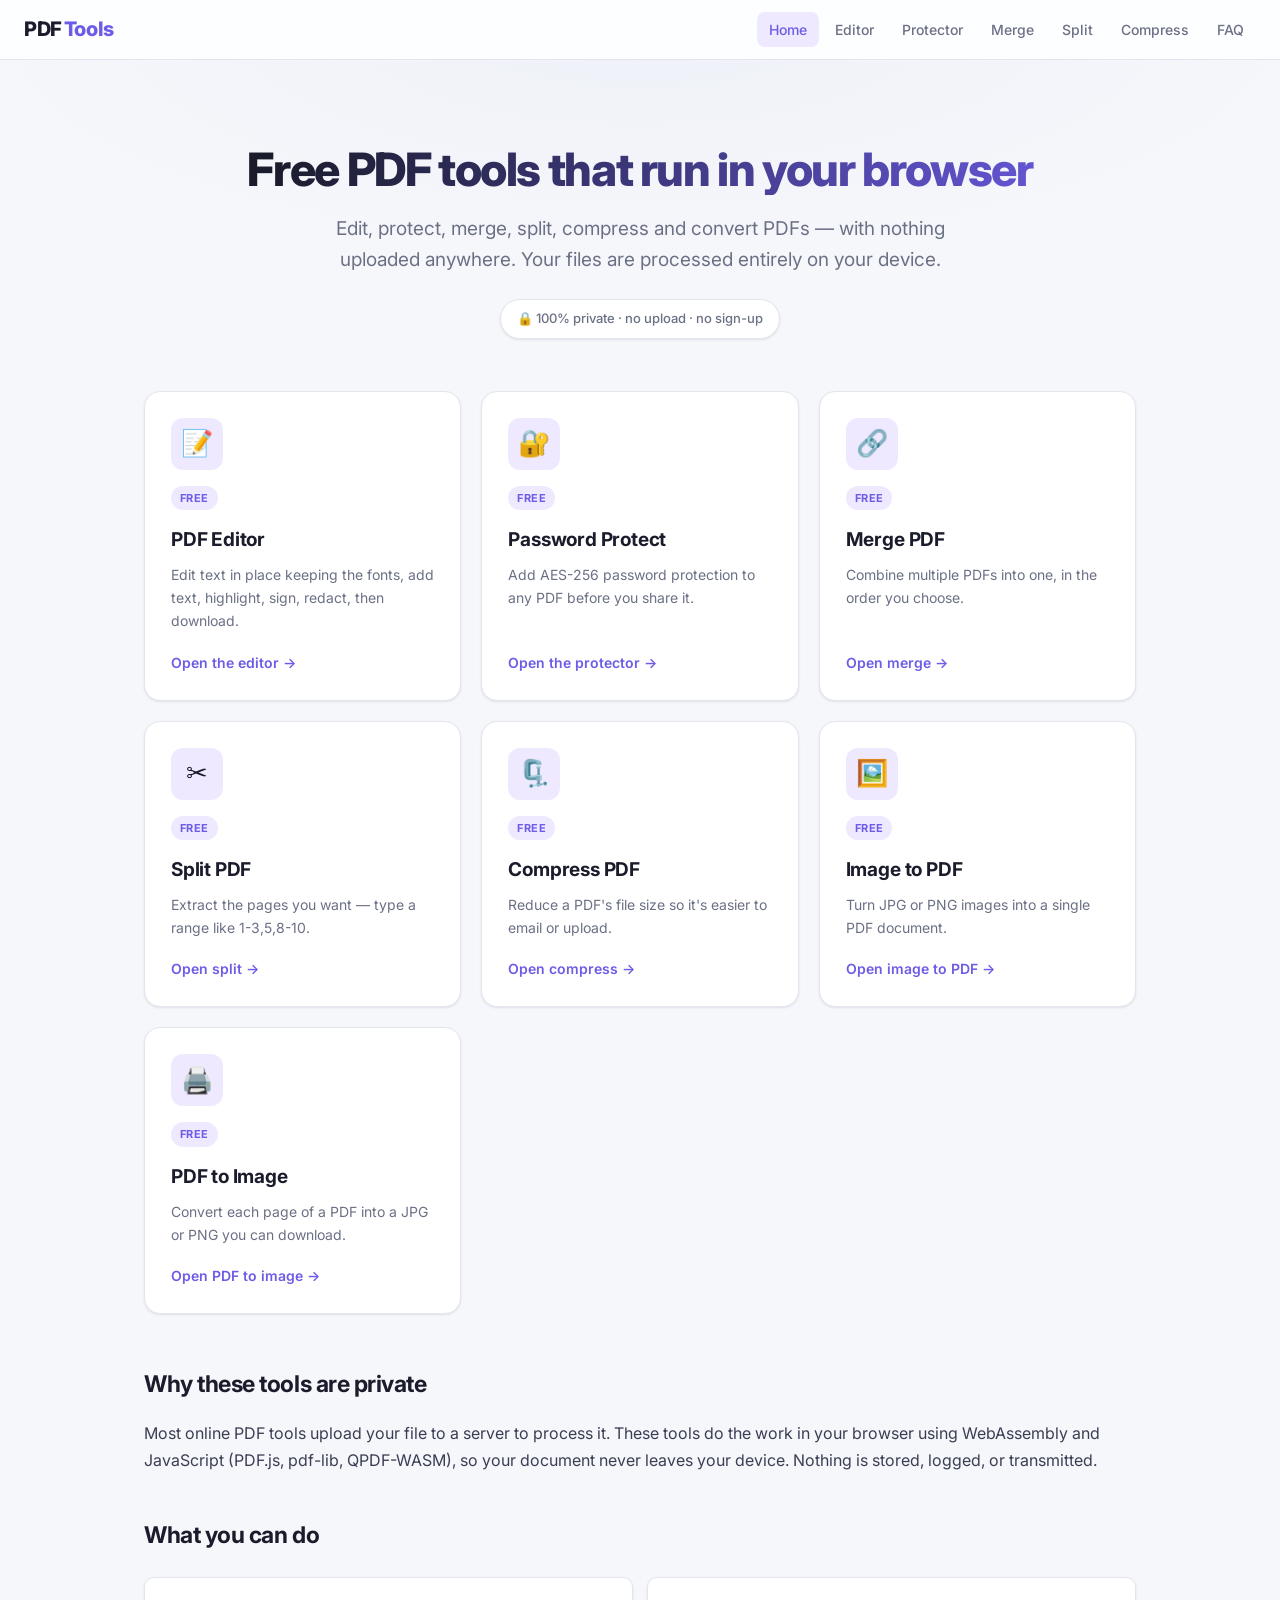
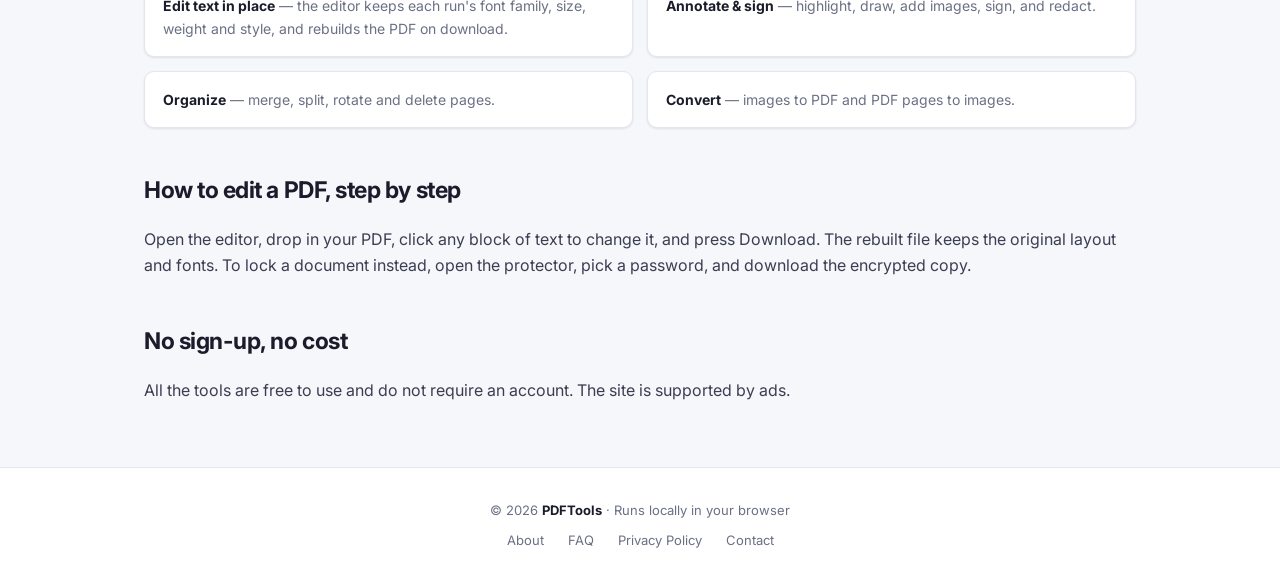
<file: index.html>
<!DOCTYPE html>
<html lang="en">
<head>
<meta charset="UTF-8" />
<meta name="viewport" content="width=device-width, initial-scale=1.0" />
<meta name="google-site-verification" content="8qxQzCxXcBTfl1nL1gi3o0I9sh_YLGO_Y7QdTYr6hkA" />
<meta name="google-adsense-account" content="ca-pub-5141190617156786" />
<title>PDFTools — Free Online PDF Editor, Protector & Converter | No Upload</title>
<meta name="description" content="Free browser-based PDF tools: edit text, add a password, merge, split, compress, and convert PDFs. 100% private — your files never leave your browser." />
<meta name="keywords" content="pdf editor, edit pdf online, free pdf editor, password protect pdf, merge pdf, split pdf, compress pdf, pdf tools" />
<meta name="theme-color" content="#f6f7fb" />
<link rel="canonical" href="https://pdfeditor-free.pages.dev/" />
<meta property="og:title" content="PDFTools — Free Online PDF Editor, Protector & Converter" />
<meta property="og:description" content="Edit, protect, merge, split and convert PDFs — entirely in your browser. No upload, no sign-up." />
<meta property="og:type" content="website" />
<meta property="og:url" content="https://pdfeditor-free.pages.dev/" />
<meta property="og:site_name" content="PDFTools" />
<meta property="og:image" content="https://pdfeditor-free.pages.dev/og-image.png" />
<meta name="twitter:card" content="summary_large_image" />
<meta name="twitter:title" content="PDFTools — Free Online PDF Editor, Protector & Converter" />
<meta name="twitter:description" content="Edit, protect, merge, split and convert PDFs — in your browser. No upload." />
<meta name="twitter:image" content="https://pdfeditor-free.pages.dev/og-image.png" />
<meta name="robots" content="index, follow, max-image-preview:large" />
<script type="application/ld+json">
{
  "@context": "https://schema.org",
  "@type": "WebSite",
  "name": "PDFTools",
  "url": "https://pdfeditor-free.pages.dev/",
  "description": "Free browser-based PDF tools: edit, protect, merge, split, compress and convert PDFs, entirely on your device.",
  "publisher": { "@type": "Organization", "name": "PDFTools", "url": "https://pdfeditor-free.pages.dev/" }
}
</script>
<script async src="https://pagead2.googlesyndication.com/pagead/js/adsbygoogle.js?client=ca-pub-5141190617156786" crossorigin="anonymous"></script>
<link rel="preconnect" href="https://fonts.googleapis.com">
<link rel="preconnect" href="https://fonts.gstatic.com" crossorigin>
<link href="https://fonts.googleapis.com/css2?family=Inter:wght@400;500;600;700;800&display=swap" rel="stylesheet">
<link rel="stylesheet" href="./styles.css" />
</head>
<body>
<header class="site-header">
  <div class="logo"><a href="./index.html">PDF<span>Tools</span></a></div>
  <nav class="nav">
    <a href="./index.html" class="active">Home</a>
    <a href="./editor.html">Editor</a>
    <a href="./protector.html">Protector</a>
    <a href="./merge.html">Merge</a>
    <a href="./split.html">Split</a>
    <a href="./compress.html">Compress</a>
    <a href="./faq.html">FAQ</a>
  </nav>
</header>

<div class="hero">
  <h1>Free PDF tools that run in your browser</h1>
  <p>Edit, protect, merge, split, compress and convert PDFs — with nothing uploaded anywhere. Your files are processed entirely on your device.</p>
  <div class="pill">🔒 100% private · no upload · no sign-up</div>
</div>

<div class="wrap">
  <div class="cards">
    <a class="card" href="./editor.html">
      <div class="ico">📝</div>
      <span class="badge">Free</span>
      <h3>PDF Editor</h3>
      <p>Edit text in place keeping the fonts, add text, highlight, sign, redact, then download.</p>
      <span class="go">Open the editor →</span>
    </a>
    <a class="card" href="./protector.html">
      <div class="ico">🔐</div>
      <span class="badge">Free</span>
      <h3>Password Protect</h3>
      <p>Add AES-256 password protection to any PDF before you share it.</p>
      <span class="go">Open the protector →</span>
    </a>
    <a class="card" href="./merge.html">
      <div class="ico">🔗</div>
      <span class="badge">Free</span>
      <h3>Merge PDF</h3>
      <p>Combine multiple PDFs into one, in the order you choose.</p>
      <span class="go">Open merge →</span>
    </a>
    <a class="card" href="./split.html">
      <div class="ico">✂️</div>
      <span class="badge">Free</span>
      <h3>Split PDF</h3>
      <p>Extract the pages you want — type a range like 1-3,5,8-10.</p>
      <span class="go">Open split →</span>
    </a>
    <a class="card" href="./compress.html">
      <div class="ico">🗜️</div>
      <span class="badge">Free</span>
      <h3>Compress PDF</h3>
      <p>Reduce a PDF's file size so it's easier to email or upload.</p>
      <span class="go">Open compress →</span>
    </a>
    <a class="card" href="./images-to-pdf.html">
      <div class="ico">🖼️</div>
      <span class="badge">Free</span>
      <h3>Image to PDF</h3>
      <p>Turn JPG or PNG images into a single PDF document.</p>
      <span class="go">Open image to PDF →</span>
    </a>
    <a class="card" href="./pdf-to-images.html">
      <div class="ico">🖨️</div>
      <span class="badge">Free</span>
      <h3>PDF to Image</h3>
      <p>Convert each page of a PDF into a JPG or PNG you can download.</p>
      <span class="go">Open PDF to image →</span>
    </a>
  </div>

  <div class="section">
    <h2>Why these tools are private</h2>
    <p>Most online PDF tools upload your file to a server to process it. These tools do the work in your browser using WebAssembly and JavaScript (PDF.js, pdf-lib, QPDF-WASM), so your document never leaves your device. Nothing is stored, logged, or transmitted.</p>

    <h2>What you can do</h2>
    <div class="feat">
      <div><b>Edit text in place</b> — the editor keeps each run's font family, size, weight and style, and rebuilds the PDF on download.</div>
      <div><b>Annotate &amp; sign</b> — highlight, draw, add images, sign, and redact.</div>
      <div><b>Organize</b> — merge, split, rotate and delete pages.</div>
      <div><b>Convert</b> — images to PDF and PDF pages to images.</div>
    </div>

    <h2>How to edit a PDF, step by step</h2>
    <p>Open the editor, drop in your PDF, click any block of text to change it, and press Download. The rebuilt file keeps the original layout and fonts. To lock a document instead, open the protector, pick a password, and download the encrypted copy.</p>

    <h2>No sign-up, no cost</h2>
    <p>All the tools are free to use and do not require an account. The site is supported by ads.</p>
  </div>
</div>

<footer class="site-footer">
  <div>© <span id="yr"></span> <span class="brand">PDFTools</span> · Runs locally in your browser</div>
  <div style="margin-top:8px">
    <a href="./about.html">About</a>
    <a href="./faq.html">FAQ</a>
    <a href="./privacy.html">Privacy Policy</a>
    <a href="./contact.html">Contact</a>
  </div>
</footer>
<script>document.getElementById("yr").textContent=new Date().getFullYear();</script>
</body>
</html>
</file>
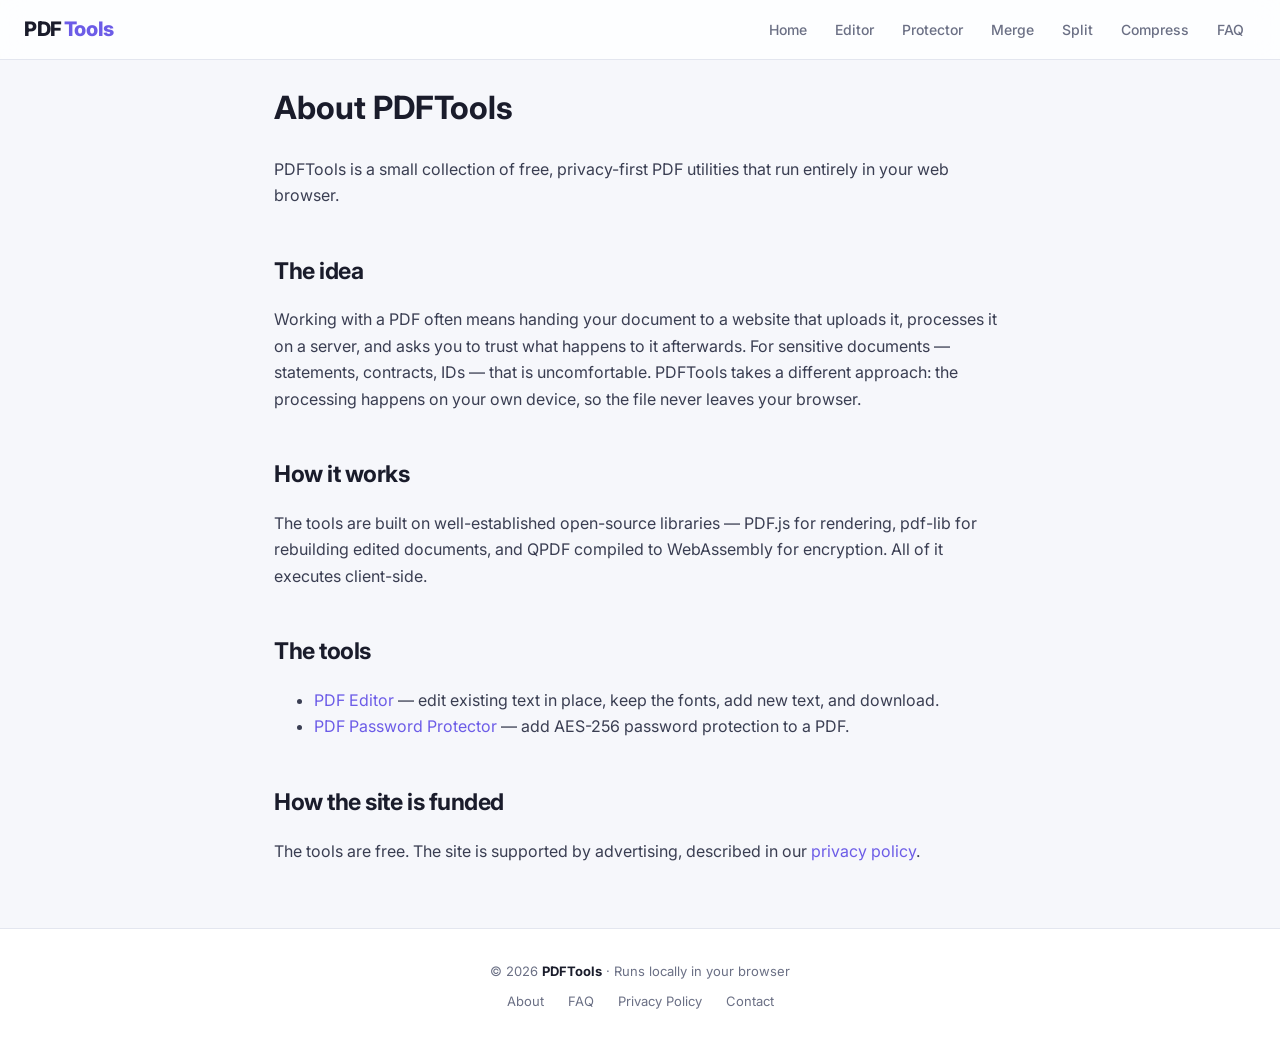
<file: about.html>
<!DOCTYPE html>
<html lang="en">
<head>
<meta charset="UTF-8" />
<meta name="viewport" content="width=device-width, initial-scale=1.0" />
<meta name="google-site-verification" content="8qxQzCxXcBTfl1nL1gi3o0I9sh_YLGO_Y7QdTYr6hkA" />
<meta name="google-adsense-account" content="ca-pub-5141190617156786" />
<script async src="https://pagead2.googlesyndication.com/pagead/js/adsbygoogle.js?client=ca-pub-5141190617156786" crossorigin="anonymous"></script>
<title>About — PDFTools</title>
<meta name="description" content="About PDFTools: privacy-first, browser-based PDF editing and protection tools." />
<meta name="theme-color" content="#f4f5f9" />
<link rel="canonical" href="https://pdfeditor-free.pages.dev/about" />
<meta name="robots" content="index, follow" />
<link rel="preconnect" href="https://fonts.googleapis.com">
<link rel="preconnect" href="https://fonts.gstatic.com" crossorigin>
<link href="https://fonts.googleapis.com/css2?family=Inter:wght@400;500;600;700;800&display=swap" rel="stylesheet">
<link rel="stylesheet" href="./styles.css" />
</head>
<body>
<header class="site-header">
  <div class="logo"><a href="./index.html">PDF<span>Tools</span></a></div>
  <nav class="nav">
    <a href="./index.html">Home</a>
    <a href="./editor.html">Editor</a>
    <a href="./protector.html">Protector</a>
    <a href="./merge.html">Merge</a>
    <a href="./split.html">Split</a>
    <a href="./compress.html">Compress</a>
    <a href="./faq.html">FAQ</a>
  </nav>
</header>
<div class="wrap-narrow">
<div class="section">
  <h1>About PDFTools</h1>
  <p>PDFTools is a small collection of free, privacy-first PDF utilities that run entirely in your web browser.</p>

  <h2>The idea</h2>
  <p>Working with a PDF often means handing your document to a website that uploads it, processes it on a server, and asks you to trust what happens to it afterwards. For sensitive documents — statements, contracts, IDs — that is uncomfortable. PDFTools takes a different approach: the processing happens on your own device, so the file never leaves your browser.</p>

  <h2>How it works</h2>
  <p>The tools are built on well-established open-source libraries — PDF.js for rendering, pdf-lib for rebuilding edited documents, and QPDF compiled to WebAssembly for encryption. All of it executes client-side.</p>

  <h2>The tools</h2>
  <ul>
    <li><a href="./editor.html">PDF Editor</a> — edit existing text in place, keep the fonts, add new text, and download.</li>
    <li><a href="./protector.html">PDF Password Protector</a> — add AES-256 password protection to a PDF.</li>
  </ul>

  <h2>How the site is funded</h2>
  <p>The tools are free. The site is supported by advertising, described in our <a href="./privacy.html">privacy policy</a>.</p>
</div>
</div>
<footer class="site-footer">
  <div>© <span id="yr"></span> <span class="brand">PDFTools</span> · Runs locally in your browser</div>
  <div style="margin-top:8px">
    <a href="./about.html">About</a>
    <a href="./faq.html">FAQ</a>
    <a href="./privacy.html">Privacy Policy</a>
    <a href="./contact.html">Contact</a>
  </div>
</footer>
<script>document.getElementById("yr").textContent=new Date().getFullYear();</script>
</body>
</html>
</file>
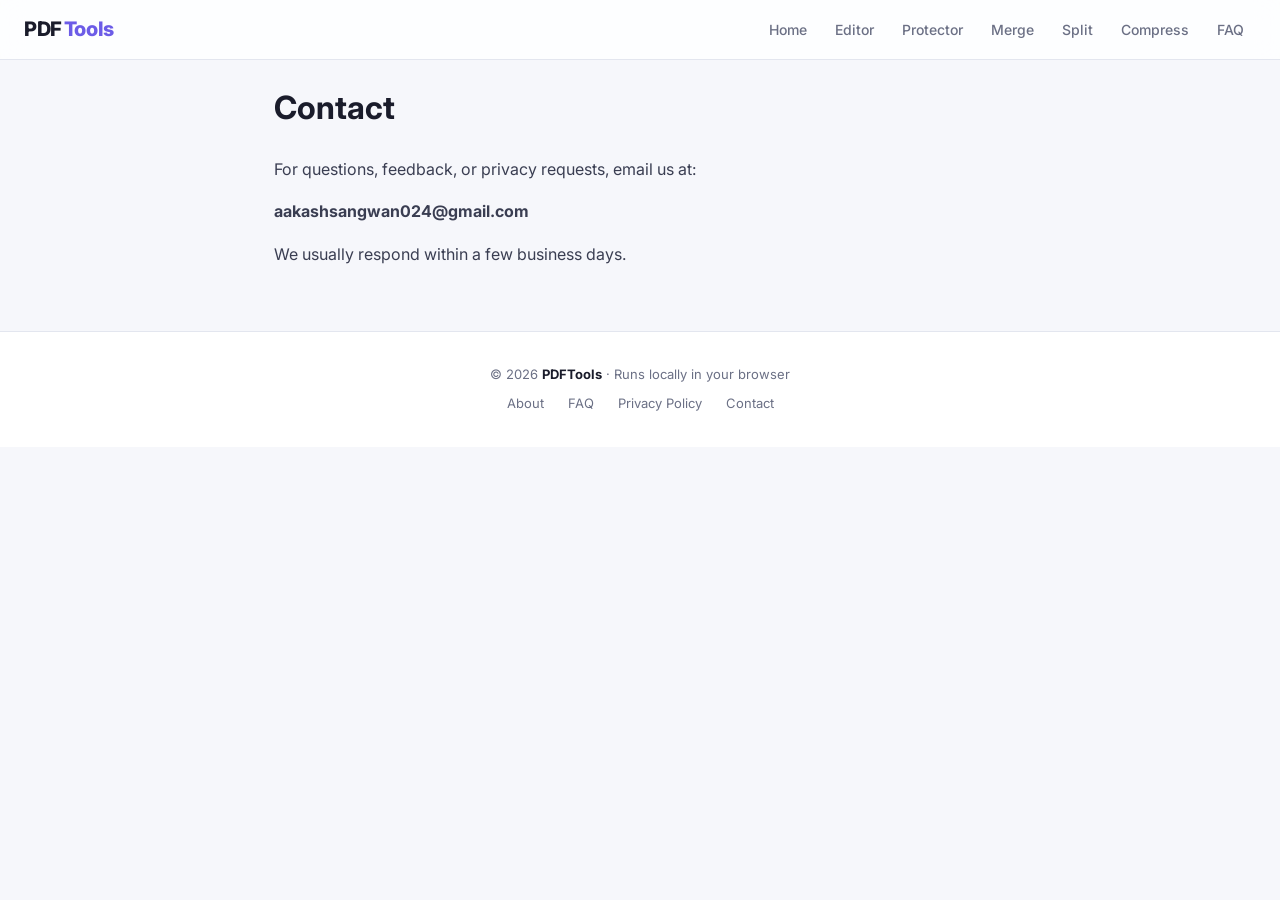
<file: contact.html>
<!DOCTYPE html>
<html lang="en">
<head>
<meta charset="UTF-8" />
<meta name="viewport" content="width=device-width, initial-scale=1.0" />
<meta name="google-site-verification" content="8qxQzCxXcBTfl1nL1gi3o0I9sh_YLGO_Y7QdTYr6hkA" />
<meta name="google-adsense-account" content="ca-pub-5141190617156786" />
<script async src="https://pagead2.googlesyndication.com/pagead/js/adsbygoogle.js?client=ca-pub-5141190617156786" crossorigin="anonymous"></script>
<title>Contact — PDFTools</title>
<meta name="description" content="Contact PDFTools." />
<meta name="theme-color" content="#f4f5f9" />
<link rel="canonical" href="https://pdfeditor-free.pages.dev/contact" />
<meta name="robots" content="index, follow" />
<link rel="preconnect" href="https://fonts.googleapis.com">
<link rel="preconnect" href="https://fonts.gstatic.com" crossorigin>
<link href="https://fonts.googleapis.com/css2?family=Inter:wght@400;500;600;700;800&display=swap" rel="stylesheet">
<link rel="stylesheet" href="./styles.css" />
</head>
<body>
<header class="site-header">
  <div class="logo"><a href="./index.html">PDF<span>Tools</span></a></div>
  <nav class="nav">
    <a href="./index.html">Home</a>
    <a href="./editor.html">Editor</a>
    <a href="./protector.html">Protector</a>
    <a href="./merge.html">Merge</a>
    <a href="./split.html">Split</a>
    <a href="./compress.html">Compress</a>
    <a href="./faq.html">FAQ</a>
  </nav>
</header>
<div class="wrap-narrow">
<div class="section">
  <h1>Contact</h1>
  <p>For questions, feedback, or privacy requests, email us at:</p>
  <!-- contact email -->
  <p><b>aakashsangwan024@gmail.com</b></p>
  <p>We usually respond within a few business days.</p>
</div>
</div>
<footer class="site-footer">
  <div>© <span id="yr"></span> <span class="brand">PDFTools</span> · Runs locally in your browser</div>
  <div style="margin-top:8px">
    <a href="./about.html">About</a>
    <a href="./faq.html">FAQ</a>
    <a href="./privacy.html">Privacy Policy</a>
    <a href="./contact.html">Contact</a>
  </div>
</footer>
<script>document.getElementById("yr").textContent=new Date().getFullYear();</script>
</body>
</html>
</file>
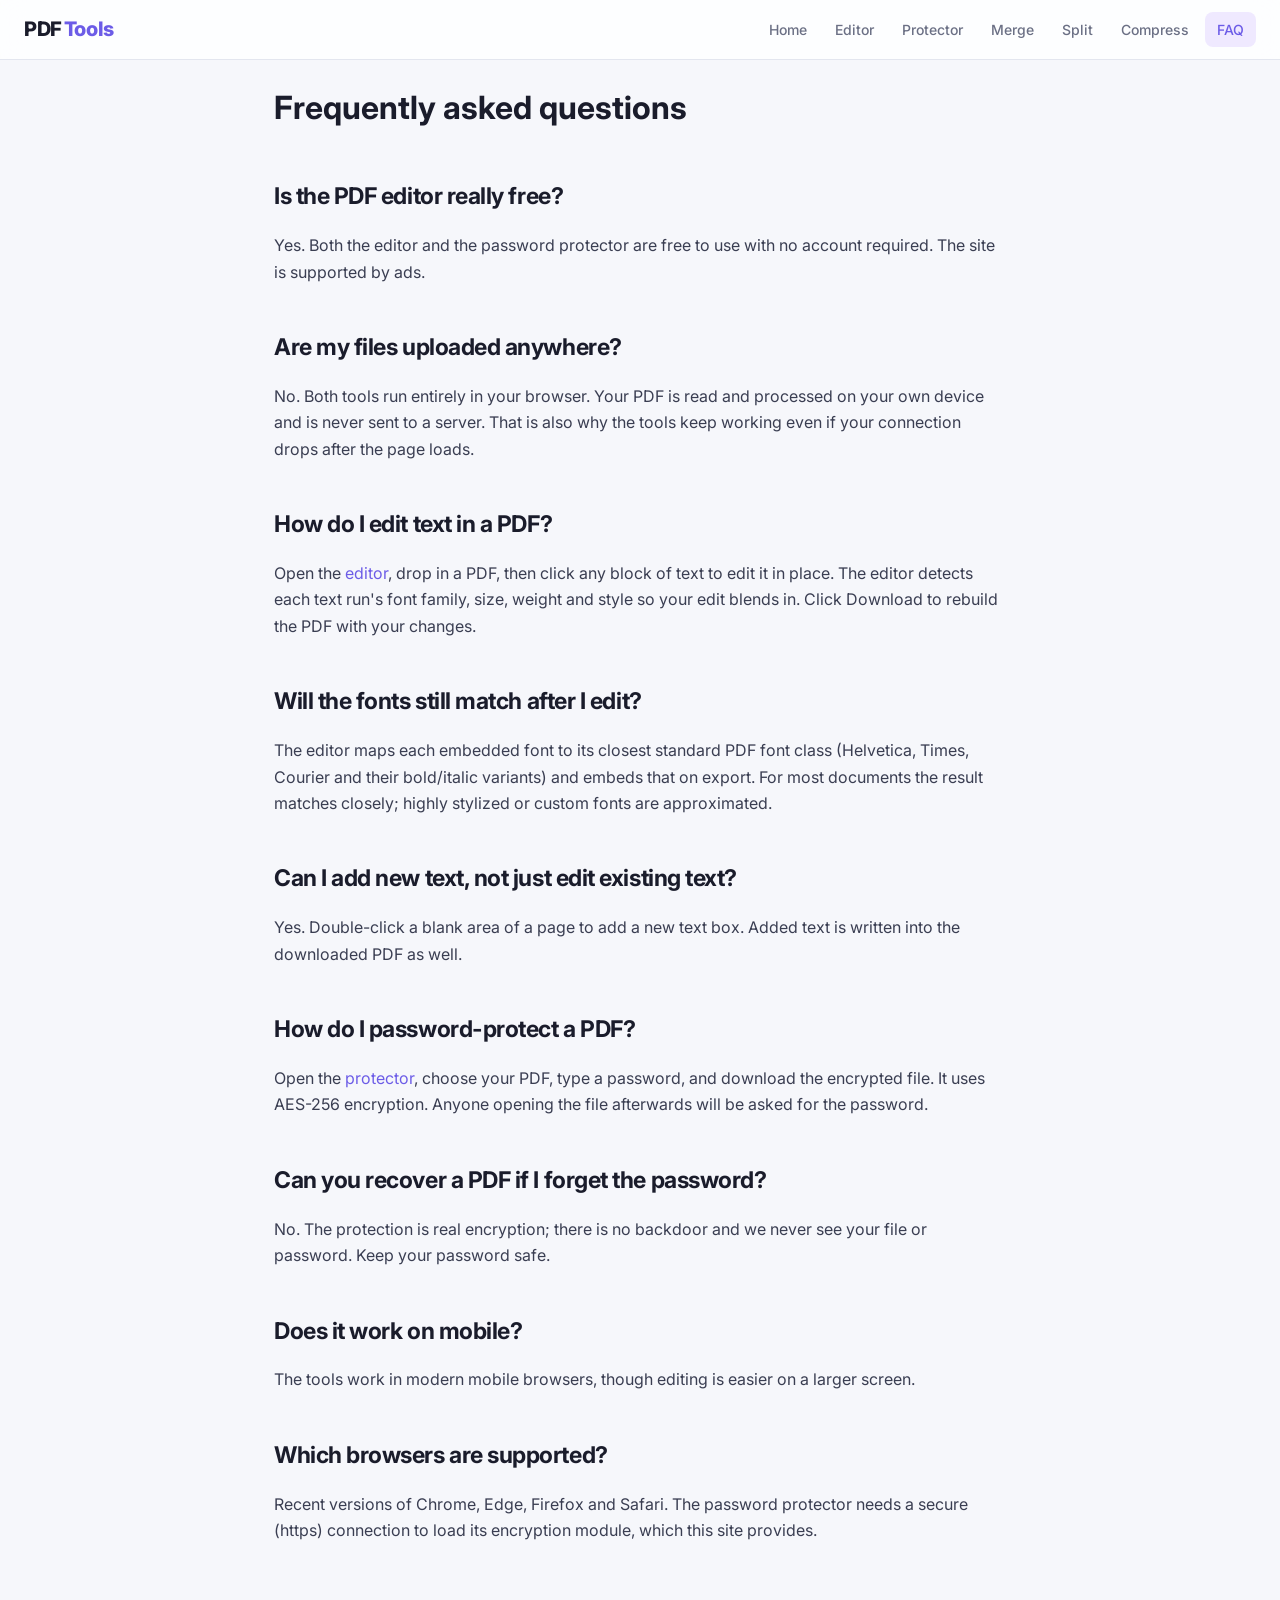
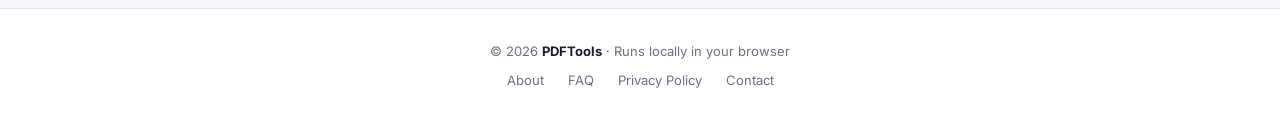
<file: faq.html>
<!DOCTYPE html>
<html lang="en">
<head>
<meta charset="UTF-8" />
<meta name="viewport" content="width=device-width, initial-scale=1.0" />
<meta name="google-site-verification" content="8qxQzCxXcBTfl1nL1gi3o0I9sh_YLGO_Y7QdTYr6hkA" />
<meta name="google-adsense-account" content="ca-pub-5141190617156786" />
<script async src="https://pagead2.googlesyndication.com/pagead/js/adsbygoogle.js?client=ca-pub-5141190617156786" crossorigin="anonymous"></script>
<title>FAQ — How to edit and protect PDFs online | PDFTools</title>
<meta name="description" content="Answers to common questions about editing PDF text online, keeping fonts, password-protecting a PDF, and why these tools are private." />
<meta name="theme-color" content="#f4f5f9" />
<link rel="canonical" href="https://pdfeditor-free.pages.dev/faq" />
<meta property="og:title" content="PDFTools FAQ — Editing and protecting PDFs online" />
<meta property="og:description" content="How to edit PDF text, keep fonts, and password-protect PDFs — all in your browser." />
<meta property="og:type" content="website" />
<meta property="og:url" content="https://pdfeditor-free.pages.dev/faq" />
<meta name="robots" content="index, follow, max-image-preview:large" />
<!-- FAQPage structured data — mirrors the visible Q&As (required by Google for rich results) -->
<script type="application/ld+json">
{
  "@context": "https://schema.org",
  "@type": "FAQPage",
  "mainEntity": [
    { "@type": "Question", "name": "Is the PDF editor really free?",
      "acceptedAnswer": { "@type": "Answer", "text": "Yes. Both the editor and the password protector are free to use with no account required. The site is supported by ads." } },
    { "@type": "Question", "name": "Are my files uploaded anywhere?",
      "acceptedAnswer": { "@type": "Answer", "text": "No. Both tools run entirely in your browser. Your PDF is read and processed on your own device and is never sent to a server." } },
    { "@type": "Question", "name": "How do I edit text in a PDF?",
      "acceptedAnswer": { "@type": "Answer", "text": "Open the editor, drop in a PDF, then click any block of text to edit it in place. The editor detects each text run's font family, size, weight and style so your edit blends in. Click Download to rebuild the PDF with your changes." } },
    { "@type": "Question", "name": "Will the fonts still match after I edit?",
      "acceptedAnswer": { "@type": "Answer", "text": "The editor maps each embedded font to its closest standard PDF font class (Helvetica, Times, Courier and their bold/italic variants) and embeds that on export. For most documents the result matches closely; highly stylized or custom fonts are approximated." } },
    { "@type": "Question", "name": "Can I add new text, not just edit existing text?",
      "acceptedAnswer": { "@type": "Answer", "text": "Yes. Double-click a blank area of a page to add a new text box. Added text is written into the downloaded PDF as well." } },
    { "@type": "Question", "name": "How do I password-protect a PDF?",
      "acceptedAnswer": { "@type": "Answer", "text": "Open the protector, choose your PDF, type a password, and download the encrypted file. It uses AES-256 encryption. Anyone opening the file afterwards will be asked for the password." } },
    { "@type": "Question", "name": "Can you recover a PDF if I forget the password?",
      "acceptedAnswer": { "@type": "Answer", "text": "No. The protection is real encryption; there is no backdoor and we never see your file or password. Keep your password safe." } },
    { "@type": "Question", "name": "Does it work on mobile?",
      "acceptedAnswer": { "@type": "Answer", "text": "The tools work in modern mobile browsers, though editing is easier on a larger screen." } },
    { "@type": "Question", "name": "Which browsers are supported?",
      "acceptedAnswer": { "@type": "Answer", "text": "Recent versions of Chrome, Edge, Firefox and Safari. The password protector needs a secure (https) connection to load its encryption module, which this site provides." } }
  ]
}
</script>
<link rel="preconnect" href="https://fonts.googleapis.com">
<link rel="preconnect" href="https://fonts.gstatic.com" crossorigin>
<link href="https://fonts.googleapis.com/css2?family=Inter:wght@400;500;600;700;800&display=swap" rel="stylesheet">
<link rel="stylesheet" href="./styles.css" />
</head>
<body>
<header class="site-header">
  <div class="logo"><a href="./index.html">PDF<span>Tools</span></a></div>
  <nav class="nav">
    <a href="./index.html">Home</a>
    <a href="./editor.html">Editor</a>
    <a href="./protector.html">Protector</a>
    <a href="./merge.html">Merge</a>
    <a href="./split.html">Split</a>
    <a href="./compress.html">Compress</a>
    <a href="./faq.html" class="active">FAQ</a>
  </nav>
</header>
<div class="wrap-narrow">
<div class="section">
  <h1>Frequently asked questions</h1>

  <h2>Is the PDF editor really free?</h2>
  <p>Yes. Both the editor and the password protector are free to use with no account required. The site is supported by ads.</p>

  <h2>Are my files uploaded anywhere?</h2>
  <p>No. Both tools run entirely in your browser. Your PDF is read and processed on your own device and is never sent to a server. That is also why the tools keep working even if your connection drops after the page loads.</p>

  <h2>How do I edit text in a PDF?</h2>
  <p>Open the <a href="./editor.html">editor</a>, drop in a PDF, then click any block of text to edit it in place. The editor detects each text run's font family, size, weight and style so your edit blends in. Click Download to rebuild the PDF with your changes.</p>

  <h2>Will the fonts still match after I edit?</h2>
  <p>The editor maps each embedded font to its closest standard PDF font class (Helvetica, Times, Courier and their bold/italic variants) and embeds that on export. For most documents the result matches closely; highly stylized or custom fonts are approximated.</p>

  <h2>Can I add new text, not just edit existing text?</h2>
  <p>Yes. Double-click a blank area of a page to add a new text box. Added text is written into the downloaded PDF as well.</p>

  <h2>How do I password-protect a PDF?</h2>
  <p>Open the <a href="./protector.html">protector</a>, choose your PDF, type a password, and download the encrypted file. It uses AES-256 encryption. Anyone opening the file afterwards will be asked for the password.</p>

  <h2>Can you recover a PDF if I forget the password?</h2>
  <p>No. The protection is real encryption; there is no backdoor and we never see your file or password. Keep your password safe.</p>

  <h2>Does it work on mobile?</h2>
  <p>The tools work in modern mobile browsers, though editing is easier on a larger screen.</p>

  <h2>Which browsers are supported?</h2>
  <p>Recent versions of Chrome, Edge, Firefox and Safari. The password protector needs a secure (https) connection to load its encryption module, which this site provides.</p>
</div>
</div>
<footer class="site-footer">
  <div>© <span id="yr"></span> <span class="brand">PDFTools</span> · Runs locally in your browser</div>
  <div style="margin-top:8px">
    <a href="./about.html">About</a>
    <a href="./faq.html">FAQ</a>
    <a href="./privacy.html">Privacy Policy</a>
    <a href="./contact.html">Contact</a>
  </div>
</footer>
<script>document.getElementById("yr").textContent=new Date().getFullYear();</script>
</body>
</html>
</file>
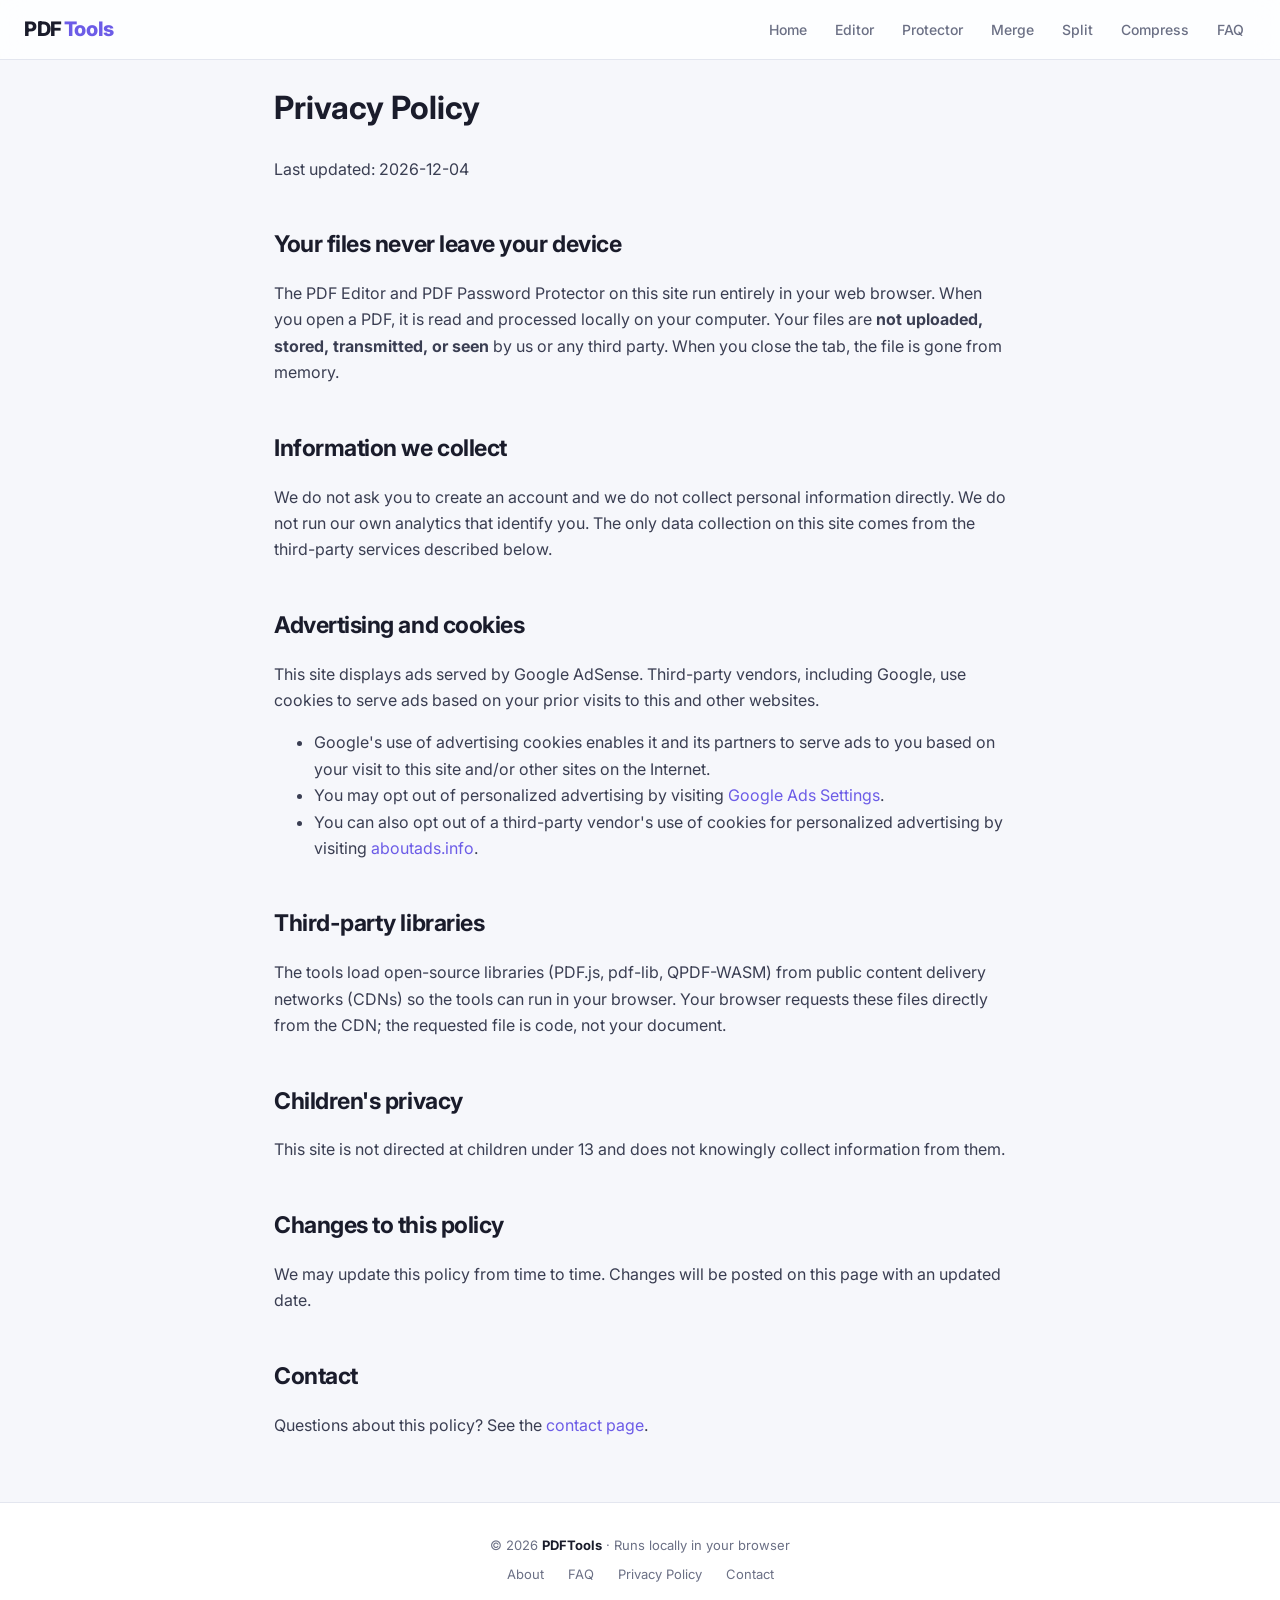
<file: privacy.html>
<!DOCTYPE html>
<html lang="en">
<head>
<meta charset="UTF-8" />
<meta name="viewport" content="width=device-width, initial-scale=1.0" />
<meta name="google-site-verification" content="8qxQzCxXcBTfl1nL1gi3o0I9sh_YLGO_Y7QdTYr6hkA" />
<meta name="google-adsense-account" content="ca-pub-5141190617156786" />
<script async src="https://pagead2.googlesyndication.com/pagead/js/adsbygoogle.js?client=ca-pub-5141190617156786" crossorigin="anonymous"></script>
<title>Privacy Policy — PDFTools</title>
<meta name="description" content="How PDFTools handles your files (it doesn't — everything runs in your browser) and how advertising cookies are used." />
<meta name="theme-color" content="#f4f5f9" />
<link rel="canonical" href="https://pdfeditor-free.pages.dev/privacy" />
<meta name="robots" content="index, follow" />
<link rel="preconnect" href="https://fonts.googleapis.com">
<link rel="preconnect" href="https://fonts.gstatic.com" crossorigin>
<link href="https://fonts.googleapis.com/css2?family=Inter:wght@400;500;600;700;800&display=swap" rel="stylesheet">
<link rel="stylesheet" href="./styles.css" />
</head>
<body>
<header class="site-header">
  <div class="logo"><a href="./index.html">PDF<span>Tools</span></a></div>
  <nav class="nav">
    <a href="./index.html">Home</a>
    <a href="./editor.html">Editor</a>
    <a href="./protector.html">Protector</a>
    <a href="./merge.html">Merge</a>
    <a href="./split.html">Split</a>
    <a href="./compress.html">Compress</a>
    <a href="./faq.html">FAQ</a>
  </nav>
</header>
<div class="wrap-narrow">
<div class="section">
  <h1>Privacy Policy</h1>
  <p>Last updated: <span id="d"></span></p>

  <h2>Your files never leave your device</h2>
  <p>The PDF Editor and PDF Password Protector on this site run entirely in your web browser. When you open a PDF, it is read and processed locally on your computer. Your files are <b>not uploaded, stored, transmitted, or seen</b> by us or any third party. When you close the tab, the file is gone from memory.</p>

  <h2>Information we collect</h2>
  <p>We do not ask you to create an account and we do not collect personal information directly. We do not run our own analytics that identify you. The only data collection on this site comes from the third-party services described below.</p>

  <h2>Advertising and cookies</h2>
  <p>This site displays ads served by Google AdSense. Third-party vendors, including Google, use cookies to serve ads based on your prior visits to this and other websites.</p>
  <ul>
    <li>Google's use of advertising cookies enables it and its partners to serve ads to you based on your visit to this site and/or other sites on the Internet.</li>
    <li>You may opt out of personalized advertising by visiting <a href="https://www.google.com/settings/ads" target="_blank" rel="noopener">Google Ads Settings</a>.</li>
    <li>You can also opt out of a third-party vendor's use of cookies for personalized advertising by visiting <a href="https://www.aboutads.info/choices/" target="_blank" rel="noopener">aboutads.info</a>.</li>
  </ul>

  <h2>Third-party libraries</h2>
  <p>The tools load open-source libraries (PDF.js, pdf-lib, QPDF-WASM) from public content delivery networks (CDNs) so the tools can run in your browser. Your browser requests these files directly from the CDN; the requested file is code, not your document.</p>

  <h2>Children's privacy</h2>
  <p>This site is not directed at children under 13 and does not knowingly collect information from them.</p>

  <h2>Changes to this policy</h2>
  <p>We may update this policy from time to time. Changes will be posted on this page with an updated date.</p>

  <h2>Contact</h2>
  <p>Questions about this policy? See the <a href="./contact.html">contact page</a>.</p>
</div>
</div>
<footer class="site-footer">
  <div>© <span id="yr"></span> <span class="brand">PDFTools</span> · Runs locally in your browser</div>
  <div style="margin-top:8px">
    <a href="./about.html">About</a>
    <a href="./faq.html">FAQ</a>
    <a href="./privacy.html">Privacy Policy</a>
    <a href="./contact.html">Contact</a>
  </div>
</footer>
<script>document.getElementById("yr").textContent=new Date().getFullYear();</script>
<script>document.getElementById("d").textContent=new Date().toISOString().slice(0,10);</script>
</body>
</html>
</file>
<file: styles.css>
/* ==========================================================================
   PDFTools — shared design system (styles.css)
   Linked by every page. Light, clean, professional. One source of truth.
   ========================================================================== */
:root{
  --bg:#f6f7fb;
  --bg2:#eef1f8;
  --card:#ffffff;
  --panel2:#f1f3f9;
  --text:#1a1c2b;
  --text-soft:#3a3e52;
  --muted:#6b7085;
  --border:#e3e6ef;
  --border-strong:#d3d7e6;
  --accent:#6c5ce7;
  --accent-hover:#5a4bd4;
  --accent-soft:#efe9ff;
  --ok:#16a34a;
  --danger:#dc2626;
  --shadow-sm:0 1px 2px rgba(20,22,40,.04), 0 1px 3px rgba(20,22,40,.06);
  --shadow-md:0 4px 12px -2px rgba(20,22,40,.08), 0 2px 6px -2px rgba(20,22,40,.06);
  --shadow-lg:0 18px 40px -12px rgba(108,92,231,.28);
  --radius:16px;
  --radius-sm:10px;
  --maxw:1040px;
}
*{box-sizing:border-box}
html{scroll-behavior:smooth}
body{
  margin:0;
  font-family:"Inter",system-ui,-apple-system,"Segoe UI",Roboto,sans-serif;
  background:var(--bg);
  color:var(--text);
  line-height:1.65;
  -webkit-font-smoothing:antialiased;
}
a{color:var(--accent);text-decoration:none}
a:hover{color:var(--accent-hover)}

/* ---------- header / nav ---------- */
.site-header{
  position:sticky;top:0;z-index:20;
  background:rgba(255,255,255,.8);
  backdrop-filter:saturate(180%) blur(12px);
  border-bottom:1px solid var(--border);
  padding:12px 24px;
  display:flex;align-items:center;justify-content:space-between;
  flex-wrap:wrap;gap:12px;
}
.logo{font-weight:800;font-size:20px;letter-spacing:-.02em}
.logo a{color:var(--text);text-decoration:none;display:inline-flex;align-items:center;gap:2px}
.logo span{color:var(--accent)}
.nav{display:flex;align-items:center;gap:4px;flex-wrap:wrap}
.nav a{
  color:var(--muted);font-size:14px;font-weight:500;
  padding:6px 12px;border-radius:8px;transition:.15s;
}
.nav a:hover{color:var(--text);background:var(--panel2)}
.nav a.active{color:var(--accent);background:var(--accent-soft)}

/* ---------- layout ---------- */
.wrap{max-width:var(--maxw);margin:0 auto;padding:0 24px}
.wrap-narrow{max-width:780px;margin:0 auto;padding:0 24px}

/* ---------- hero ---------- */
.hero{
  text-align:center;padding:84px 24px 44px;
  background:radial-gradient(90% 120% at 50% -10%, var(--bg2) 0%, var(--bg) 60%);
}
.hero h1{
  font-size:clamp(30px,5vw,46px);line-height:1.1;margin:0 0 18px;font-weight:800;
  letter-spacing:-.03em;
  background:linear-gradient(100deg,var(--text) 20%,var(--accent) 90%);
  -webkit-background-clip:text;background-clip:text;-webkit-text-fill-color:transparent;
}
.hero p{color:var(--muted);font-size:clamp(16px,2.2vw,19px);max-width:640px;margin:0 auto}
.pill{
  display:inline-flex;gap:8px;align-items:center;margin-top:24px;
  background:var(--card);border:1px solid var(--border);color:var(--muted);
  font-size:13px;font-weight:500;padding:8px 16px;border-radius:30px;box-shadow:var(--shadow-sm);
}

/* ---------- tool cards grid ---------- */
.cards{
  display:grid;grid-template-columns:repeat(auto-fill,minmax(280px,1fr));
  gap:20px;padding:8px 0 8px;
}
.card{
  background:var(--card);border:1px solid var(--border);border-radius:var(--radius);
  padding:26px;text-decoration:none;color:inherit;display:flex;flex-direction:column;
  box-shadow:var(--shadow-sm);transition:transform .18s, box-shadow .18s, border-color .18s;
}
.card:hover{transform:translateY(-4px);box-shadow:var(--shadow-lg);border-color:var(--accent)}
.card .ico{
  font-size:26px;width:52px;height:52px;display:flex;align-items:center;justify-content:center;
  background:var(--accent-soft);border-radius:12px;margin-bottom:16px;
}
.card h3{margin:0 0 8px;font-size:19px;font-weight:700;letter-spacing:-.01em}
.card p{color:var(--muted);margin:0 0 18px;font-size:14px;flex:1}
.badge{
  align-self:flex-start;background:var(--accent-soft);color:var(--accent);
  font-size:11px;font-weight:700;letter-spacing:.04em;text-transform:uppercase;
  padding:3px 9px;border-radius:20px;margin-bottom:14px;
}
.go{color:var(--accent);font-weight:600;font-size:14px}

/* ---------- content sections ---------- */
.section h2{font-size:23px;margin:44px 0 14px;font-weight:700;letter-spacing:-.02em;color:var(--text)}
.section p,.section li{color:var(--text-soft)}
.feat{display:grid;grid-template-columns:1fr 1fr;gap:14px;margin:22px 0}
@media(max-width:600px){.feat{grid-template-columns:1fr}}
.feat div{
  background:var(--card);border:1px solid var(--border);border-radius:var(--radius-sm);
  padding:16px 18px;font-size:14px;color:var(--muted);box-shadow:var(--shadow-sm);
}
.feat b{color:var(--text)}

/* ---------- generic tool card (single-column tools) ---------- */
.tool-card{
  background:var(--card);border:1px solid var(--border);border-radius:var(--radius);
  padding:28px;box-shadow:var(--shadow-md);
}
.drop{
  display:block;border:2px dashed var(--border-strong);border-radius:12px;
  padding:38px 24px;text-align:center;color:var(--muted);cursor:pointer;
  transition:.15s;background:var(--panel2);
}
.drop:hover,.drop.drag{border-color:var(--accent);background:var(--accent-soft);color:var(--text)}
.drop b{color:var(--text)}

/* ---------- buttons ---------- */
.btn,button.primary{
  background:var(--accent);color:#fff;border:none;padding:11px 22px;border-radius:10px;
  font-size:15px;font-weight:600;cursor:pointer;transition:.15s;box-shadow:var(--shadow-sm);
  display:inline-flex;align-items:center;gap:8px;
}
.btn:hover,button.primary:hover:not(:disabled){background:var(--accent-hover);transform:translateY(-1px)}
.btn:disabled,button.primary:disabled{opacity:.45;cursor:not-allowed;transform:none}
.btn-secondary{
  background:var(--panel2);color:var(--text);border:1px solid var(--border);
  padding:9px 16px;border-radius:9px;font-size:14px;font-weight:500;cursor:pointer;text-decoration:none;
}
.btn-secondary:hover{background:var(--bg2);color:var(--text)}

/* ---------- form controls ---------- */
input[type=text],input[type=password]{
  width:100%;padding:11px 13px;border:1px solid var(--border-strong);border-radius:10px;
  font-size:15px;background:var(--card);color:var(--text);outline:none;transition:.15s;
}
input[type=text]:focus,input[type=password]:focus{border-color:var(--accent);box-shadow:0 0 0 3px var(--accent-soft)}
.hint{font-size:13px;color:var(--muted);margin:8px 0 0}
.priv{font-size:13px;color:var(--muted);margin-top:14px;display:flex;align-items:center;gap:6px}
.status{margin-top:14px;font-size:14px;color:var(--muted);min-height:20px}

/* file list */
ul.files{list-style:none;padding:0;margin:18px 0 0}
ul.files li{
  background:var(--panel2);border:1px solid var(--border);border-radius:10px;
  padding:10px 14px;margin-bottom:8px;display:flex;align-items:center;gap:10px;font-size:14px;
}
ul.files li .name{flex:1;overflow:hidden;text-overflow:ellipsis;white-space:nowrap}
ul.files li button{background:none;border:none;color:var(--muted);cursor:pointer;font-size:16px;padding:2px 6px;border-radius:6px}
ul.files li button:hover{color:var(--danger);background:var(--danger-subtle,#fee)}

/* ---------- footer ---------- */
.site-footer{
  border-top:1px solid var(--border);margin-top:64px;padding:32px 24px;
  text-align:center;color:var(--muted);font-size:13px;background:var(--card);
}
.site-footer a{color:var(--muted);margin:0 10px;text-decoration:none}
.site-footer a:hover{color:var(--accent)}
.site-footer .brand{font-weight:700;color:var(--text)}
</file>
